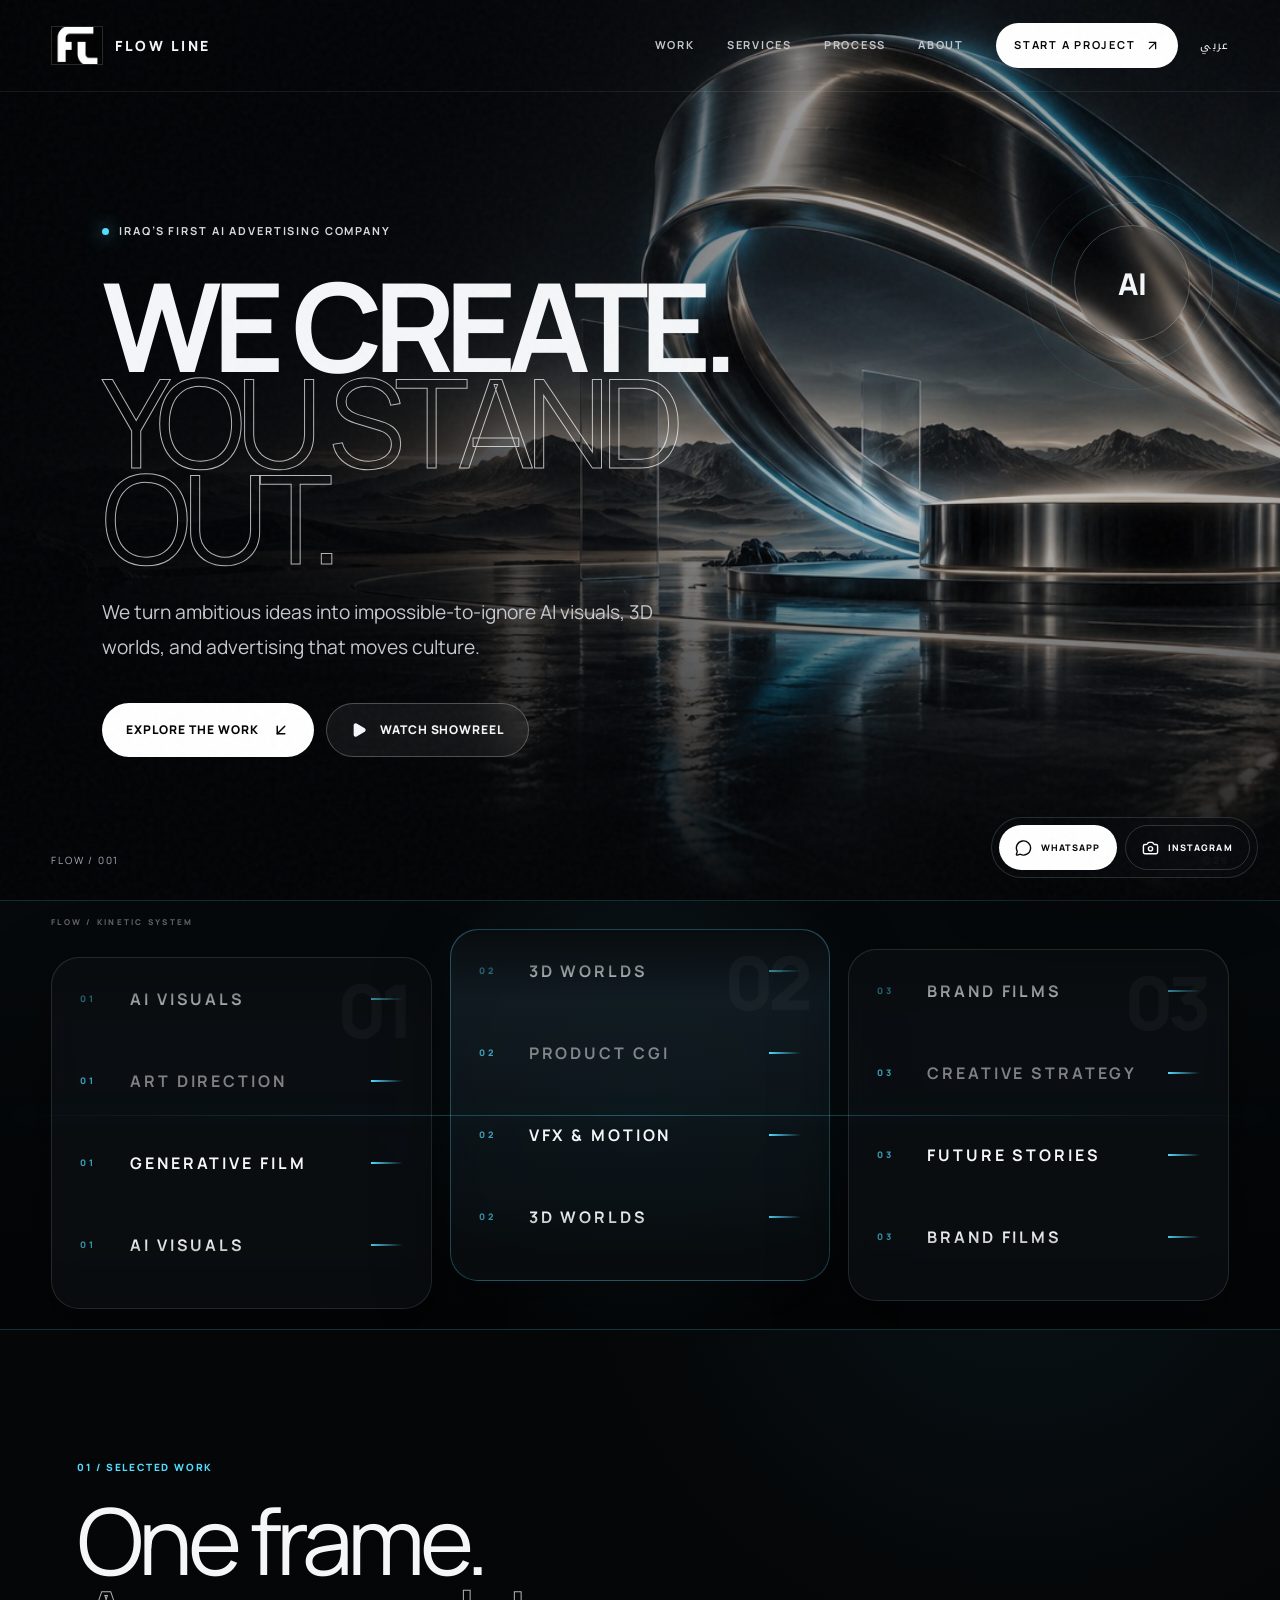
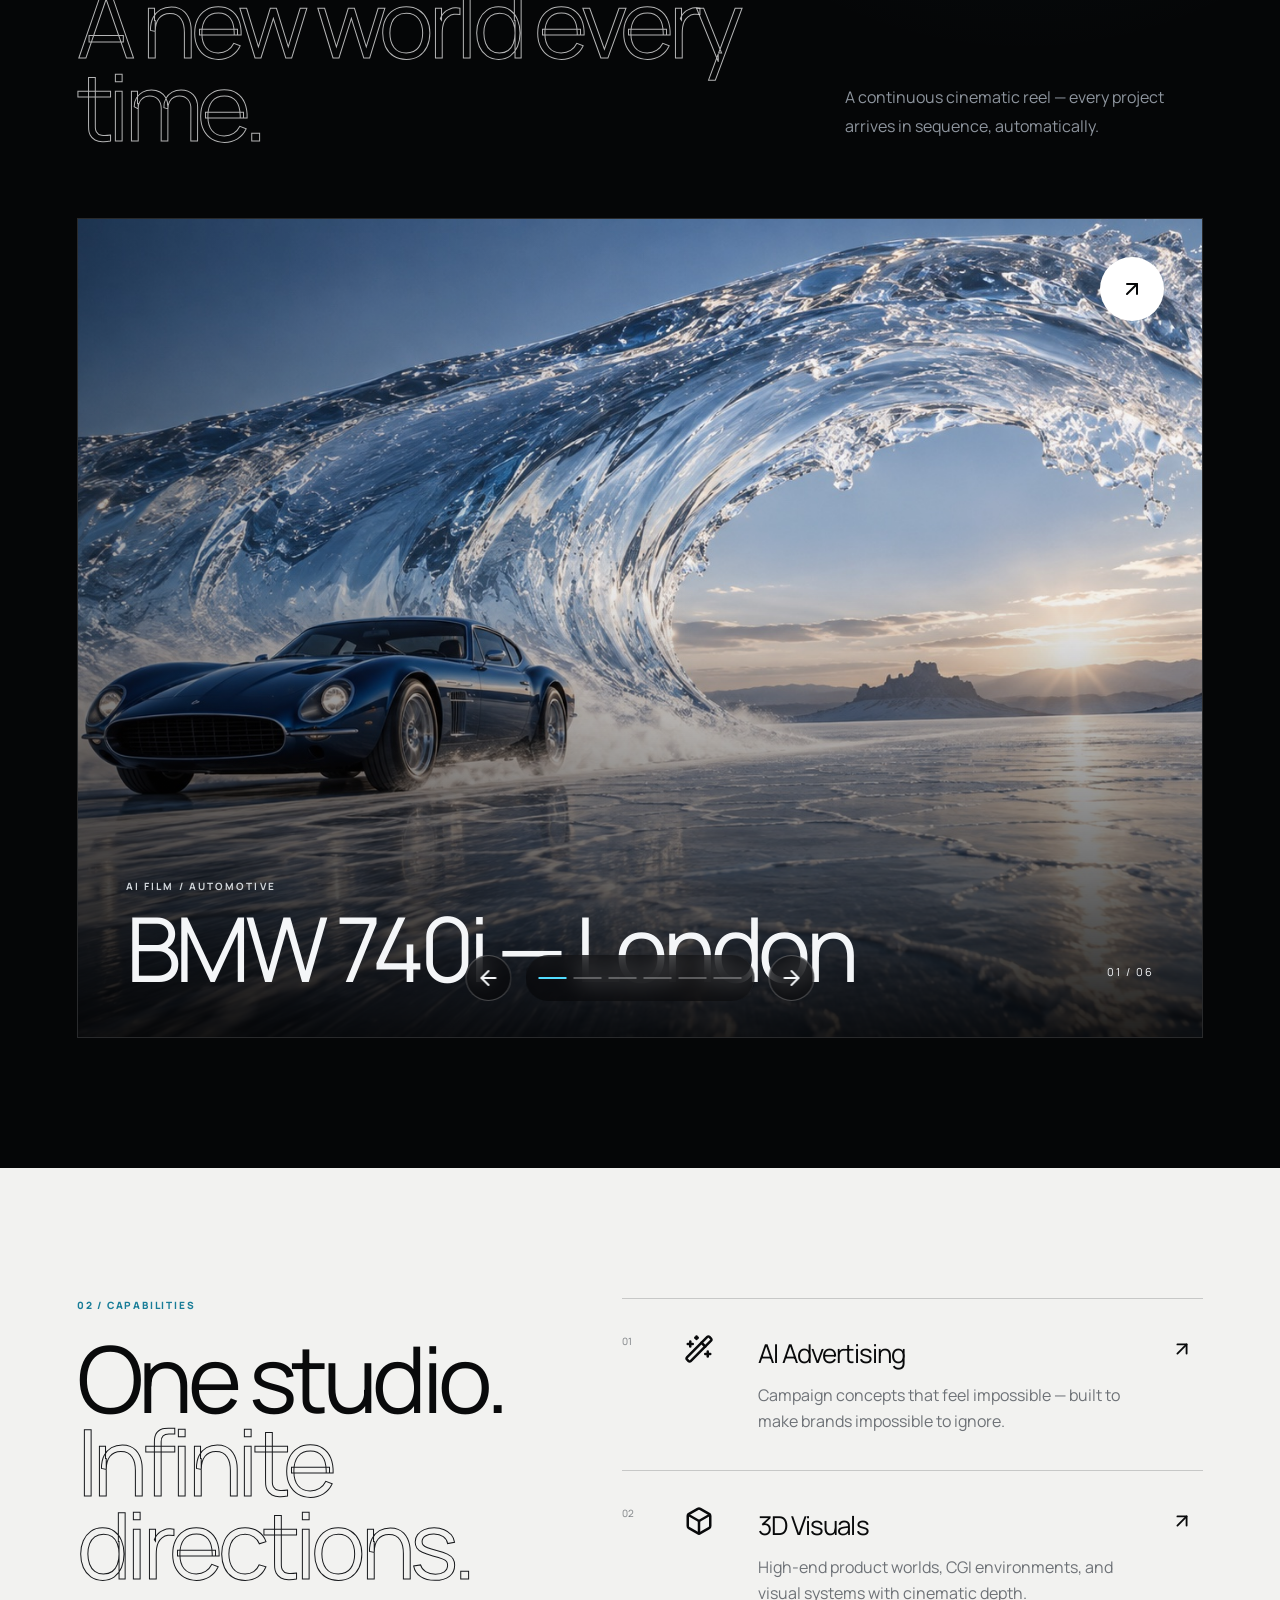
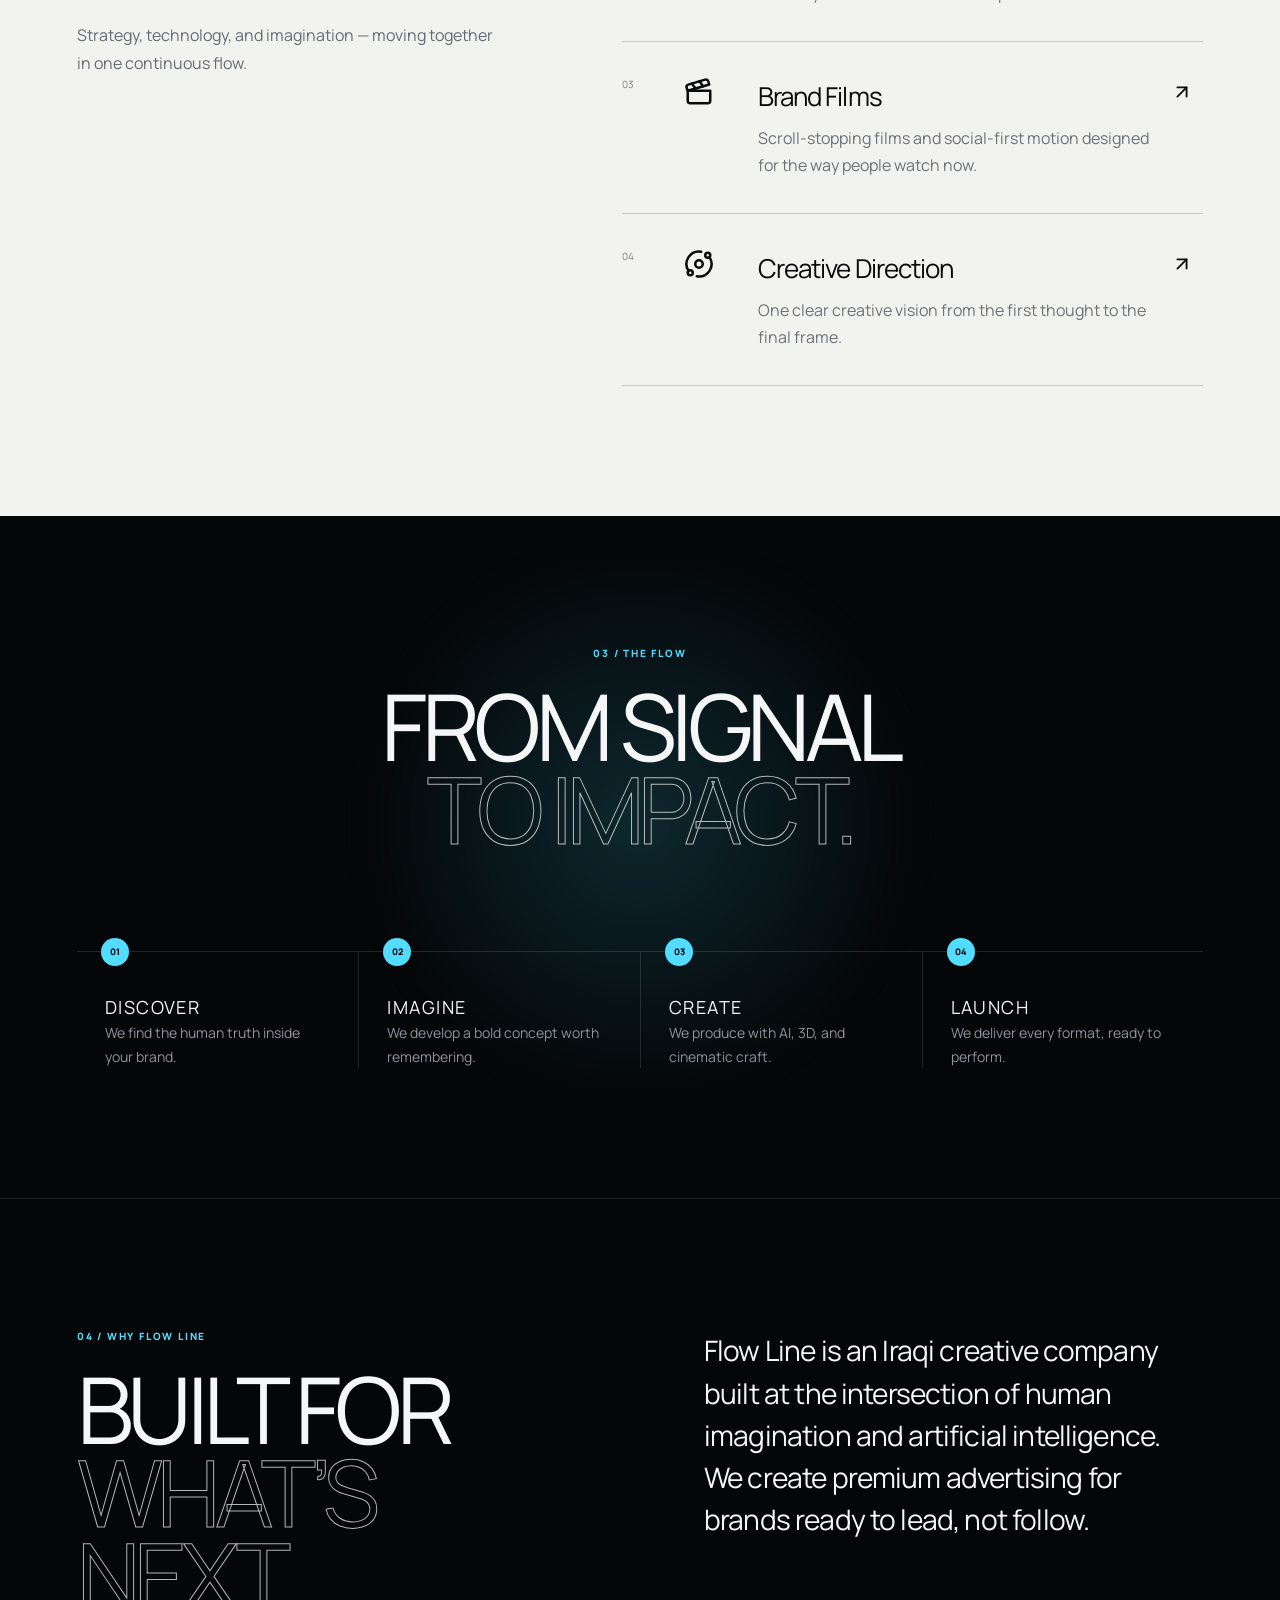
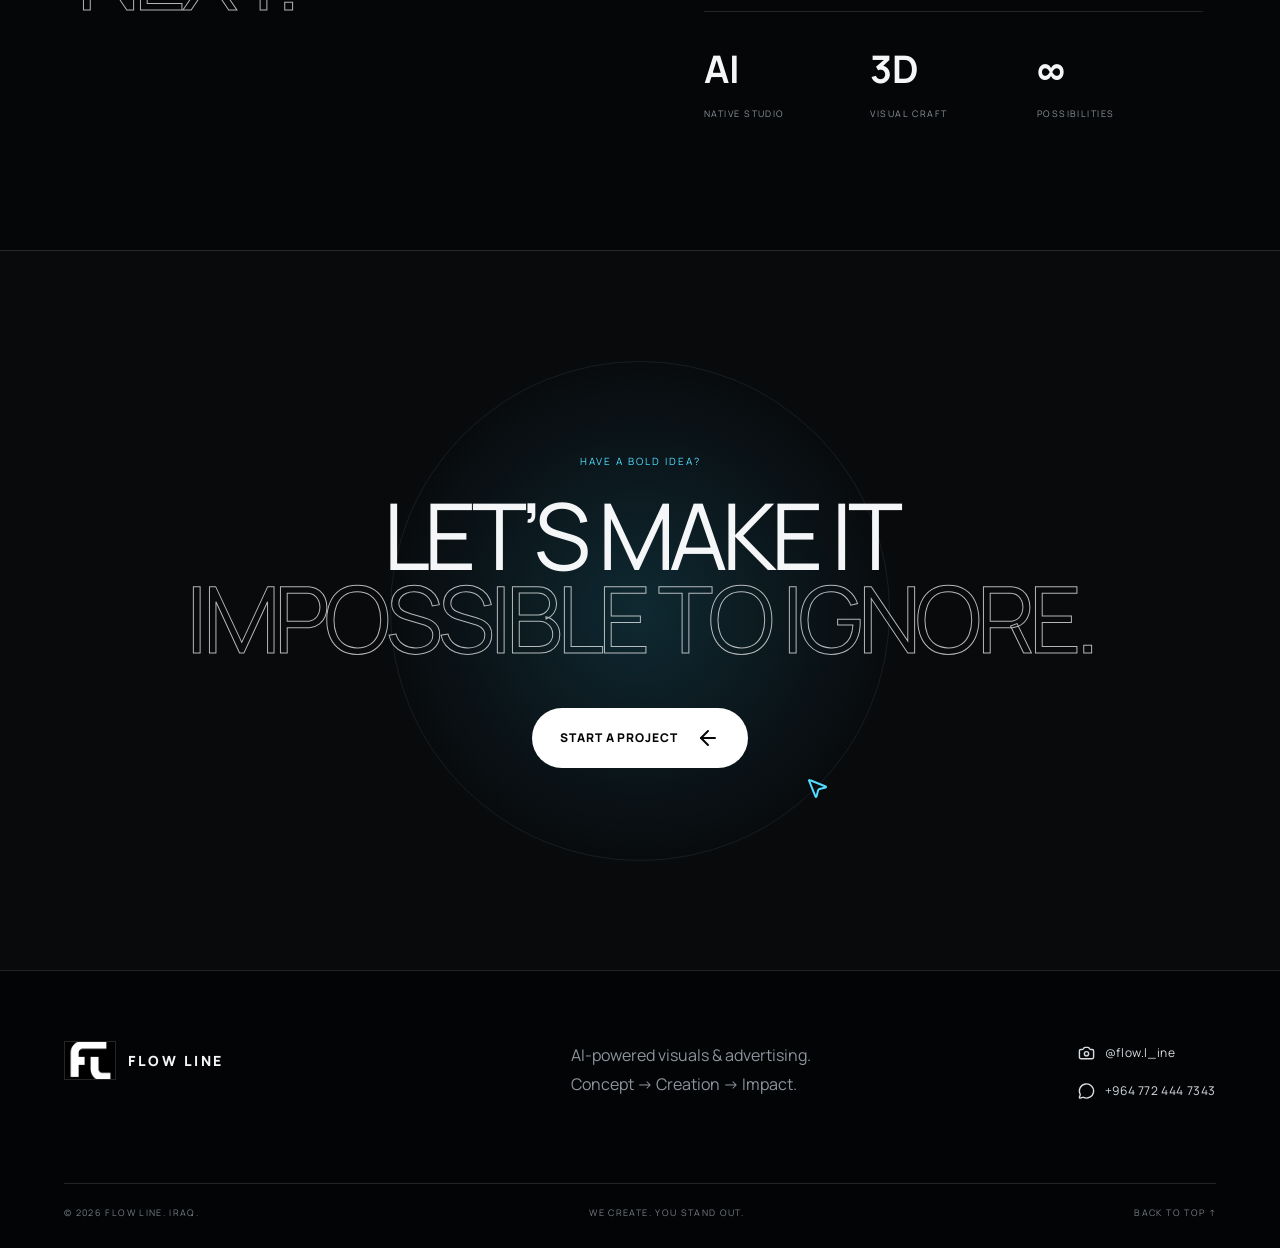
<file: index.html>
<!doctype html>
<html lang="en" dir="ltr">
  <head>
    <meta charset="UTF-8" />
    <meta name="viewport" content="width=device-width, initial-scale=1.0" />
    <meta name="description" content="Iraq’s first AI advertising company. AI visuals, 3D campaigns and brand films." />
    <link rel="preload" as="image" href="/flowline-hero.jpg" fetchpriority="high" />
    <link rel="icon" href="/favicon.svg" />
    <meta name="theme-color" content="#050607" />
    <title>Flow Line | AI Advertising &amp; 3D Visuals</title>
    <style>
      html,body{margin:0;background:#050607;color:#fff;font-family:Arial,sans-serif}.instant-hero{position:relative;min-height:100vh;overflow:hidden;background:#050607}.instant-hero img{position:absolute;width:100%;height:100%;object-fit:cover}.instant-hero::after{content:"";position:absolute;inset:0;background:linear-gradient(90deg,rgba(2,3,5,.96),rgba(2,3,5,.18) 70%)}.instant-copy{position:relative;z-index:1;padding:30vh 8vw;font-size:8vw;font-weight:800;line-height:.85;letter-spacing:-.06em}.instant-copy small{display:block;max-width:520px;margin-top:35px;font-size:18px;font-weight:400;line-height:1.7;color:#bbb}@media(max-width:640px){.instant-copy{padding:50vh 20px 40px;font-size:16vw}.instant-hero::after{background:linear-gradient(180deg,transparent,#050607 85%)}.instant-copy small{font-size:14px}}
    </style>
    <script type="module" crossorigin src="/assets/index-BYPVVfgG.js"></script>
    <link rel="stylesheet" crossorigin href="/assets/index-DYqbyDoJ.css">
  </head>
  <body><div id="root"><div class="instant-hero"><img src="/flowline-hero.jpg" alt="Flow Line AI advertising"><div class="instant-copy">WE CREATE.<br>YOU STAND OUT.<small>Iraq’s first AI advertising company.</small></div></div></div></body>
</html>
</file>
<file: assets/index-DYqbyDoJ.css>
@import "https://fonts.googleapis.com/css2?family=Manrope:wght@400;500;600;700;800&family=Noto+Kufi+Arabic:wght@400;500;600;700;800&display=swap";@layer theme{:root,:host{--font-sans:ui-sans-serif, system-ui, sans-serif, "Apple Color Emoji", "Segoe UI Emoji", "Segoe UI Symbol", "Noto Color Emoji";--font-mono:ui-monospace, SFMono-Regular, Menlo, Monaco, Consolas, "Liberation Mono", "Courier New", monospace;--default-transition-duration:.15s;--default-transition-timing-function:cubic-bezier(.4, 0, .2, 1);--default-font-family:var(--font-sans);--default-mono-font-family:var(--font-mono)}}@layer base{*,:after,:before,::backdrop{box-sizing:border-box;border:0 solid;margin:0;padding:0}::file-selector-button{box-sizing:border-box;border:0 solid;margin:0;padding:0}html,:host{-webkit-text-size-adjust:100%;tab-size:4;line-height:1.5;font-family:var(--default-font-family,ui-sans-serif, system-ui, sans-serif, "Apple Color Emoji", "Segoe UI Emoji", "Segoe UI Symbol", "Noto Color Emoji");font-feature-settings:var(--default-font-feature-settings,normal);font-variation-settings:var(--default-font-variation-settings,normal);-webkit-tap-highlight-color:transparent}hr{height:0;color:inherit;border-top-width:1px}abbr:where([title]){-webkit-text-decoration:underline dotted;text-decoration:underline dotted}h1,h2,h3,h4,h5,h6{font-size:inherit;font-weight:inherit}a{color:inherit;-webkit-text-decoration:inherit;-webkit-text-decoration:inherit;-webkit-text-decoration:inherit;-webkit-text-decoration:inherit;text-decoration:inherit}b,strong{font-weight:bolder}code,kbd,samp,pre{font-family:var(--default-mono-font-family,ui-monospace, SFMono-Regular, Menlo, Monaco, Consolas, "Liberation Mono", "Courier New", monospace);font-feature-settings:var(--default-mono-font-feature-settings,normal);font-variation-settings:var(--default-mono-font-variation-settings,normal);font-size:1em}small{font-size:80%}sub,sup{vertical-align:baseline;font-size:75%;line-height:0;position:relative}sub{bottom:-.25em}sup{top:-.5em}table{text-indent:0;border-color:inherit;border-collapse:collapse}:-moz-focusring{outline:auto}progress{vertical-align:baseline}summary{display:list-item}ol,ul,menu{list-style:none}img,svg,video,canvas,audio,iframe,embed,object{vertical-align:middle;display:block}img,video{max-width:100%;height:auto}button,input,select,optgroup,textarea{font:inherit;font-feature-settings:inherit;font-variation-settings:inherit;letter-spacing:inherit;color:inherit;opacity:1;background-color:#0000;border-radius:0}::file-selector-button{font:inherit;font-feature-settings:inherit;font-variation-settings:inherit;letter-spacing:inherit;color:inherit;opacity:1;background-color:#0000;border-radius:0}:where(select:is([multiple],[size])) optgroup{font-weight:bolder}:where(select:is([multiple],[size])) optgroup option{padding-inline-start:20px}::file-selector-button{margin-inline-end:4px}::placeholder{opacity:1}@supports (not ((-webkit-appearance:-apple-pay-button))) or (contain-intrinsic-size:1px){::placeholder{color:currentColor}@supports (color:color-mix(in lab, red, red)){::placeholder{color:color-mix(in oklab, currentcolor 50%, transparent)}}}textarea{resize:vertical}::-webkit-search-decoration{-webkit-appearance:none}::-webkit-date-and-time-value{min-height:1lh;text-align:inherit}::-webkit-datetime-edit{display:inline-flex}::-webkit-datetime-edit-fields-wrapper{padding:0}::-webkit-datetime-edit{padding-block:0}::-webkit-datetime-edit-year-field{padding-block:0}::-webkit-datetime-edit-month-field{padding-block:0}::-webkit-datetime-edit-day-field{padding-block:0}::-webkit-datetime-edit-hour-field{padding-block:0}::-webkit-datetime-edit-minute-field{padding-block:0}::-webkit-datetime-edit-second-field{padding-block:0}::-webkit-datetime-edit-millisecond-field{padding-block:0}::-webkit-datetime-edit-meridiem-field{padding-block:0}::-webkit-calendar-picker-indicator{line-height:1}:-moz-ui-invalid{box-shadow:none}button,input:where([type=button],[type=reset],[type=submit]){appearance:button}::file-selector-button{appearance:button}::-webkit-inner-spin-button{height:auto}::-webkit-outer-spin-button{height:auto}[hidden]:where(:not([hidden=until-found])){display:none!important}}@layer components;@layer utilities{.transition{transition-property:color,background-color,border-color,outline-color,text-decoration-color,fill,stroke,--tw-gradient-from,--tw-gradient-via,--tw-gradient-to,opacity,box-shadow,transform,translate,scale,rotate,filter,-webkit-backdrop-filter,backdrop-filter,display,content-visibility,overlay,pointer-events;transition-timing-function:var(--tw-ease,var(--default-transition-timing-function));transition-duration:var(--tw-duration,var(--default-transition-duration))}}:root{--bg:#050607;--ink:#f4f6f8;--muted:#8d949d;--line:#ffffff1f;--cyan:#52dcff;--ease:cubic-bezier(.22,1,.36,1)}*{box-sizing:border-box}html{scroll-behavior:smooth;background:var(--bg)}body{background:var(--bg);color:var(--ink);-webkit-font-smoothing:antialiased;margin:0;font-family:Manrope,Noto Kufi Arabic,sans-serif}a{color:inherit;text-decoration:none}button{font:inherit;color:inherit}img,video{display:block}.site-shell{background:radial-gradient(circle at 80% 20%,#2aa9d414,transparent 28rem),var(--bg);overflow:hidden}.grain{z-index:99;pointer-events:none;opacity:.045;background-image:url("data:image/svg+xml,%3Csvg viewBox='0 0 180 180' xmlns='http://www.w3.org/2000/svg'%3E%3Cfilter id='n'%3E%3CfeTurbulence type='fractalNoise' baseFrequency='.9' numOctaves='3' stitchTiles='stitch'/%3E%3C/filter%3E%3Crect width='100%25' height='100%25' filter='url(%23n)' opacity='.7'/%3E%3C/svg%3E");position:fixed;inset:0}.scroll-line{z-index:100;transform-origin:0;background:var(--cyan);width:100%;height:2px;position:fixed;top:0;left:0}.nav-shell{z-index:50;border-bottom:1px solid #ffffff14;align-items:center;width:100%;height:92px;padding:0 4vw;display:flex;position:absolute;top:0;left:0}.brand,.footer-brand{letter-spacing:.18em;align-items:center;gap:12px;font-size:14px;font-weight:800;display:flex}.logo-mark{color:#050607;letter-spacing:-.16em;background:#fff;border-radius:50%;width:39px;height:39px;font-weight:900;display:block;position:relative}.logo-mark span{font-size:19px;position:absolute;top:8px;left:8px}.logo-mark i{font-size:15px;font-style:normal;position:absolute;bottom:5px;right:7px}.nav-links{letter-spacing:.16em;align-items:center;gap:32px;margin-left:auto;font-size:11px;font-weight:700;display:flex}.nav-links>a:not(.nav-cta){color:#c3c7cc;transition:all .3s}.nav-links>a:not(.nav-cta):hover{color:#fff}.nav-cta{color:#050607;background:#fff;border-radius:999px;align-items:center;gap:10px;padding:14px 18px;display:flex}.nav-actions{align-items:center;gap:10px;margin-left:22px;display:flex}.lang,.menu{cursor:pointer;background:0 0;border:0}.lang{letter-spacing:.1em;font-size:11px}.menu{display:none}.hero{isolation:isolate;align-items:center;min-height:100svh;display:flex;position:relative}.hero>img{z-index:-3;object-fit:cover;width:100%;height:100%;position:absolute;inset:0}.hero-shade{z-index:-2;background:linear-gradient(90deg,#020305f5,#020305c7 33%,#0203052e 68%,#02030552),linear-gradient(#02030540,#0000 56%,#050607);position:absolute;inset:0}.hero-copy{width:min(790px,90vw);margin-left:8vw;padding-top:80px}.eyebrow{letter-spacing:.17em;color:#d7dade;align-items:center;gap:10px;font-size:11px;font-weight:700;display:flex}.eyebrow i{background:var(--cyan);width:7px;height:7px;box-shadow:0 0 18px var(--cyan);border-radius:50%}h1{letter-spacing:-.075em;margin:38px 0 30px;font-size:clamp(4rem,9.6vw,10rem);font-weight:700;line-height:.78}h1 em,.section h2 em,.cta h2 em{color:#0000;-webkit-text-stroke:1px #ffffffb3;font-style:normal;font-weight:400}.hero-copy>p{color:#c5c9cf;max-width:600px;font-size:clamp(1rem,1.5vw,1.25rem);line-height:1.8}.hero-buttons{gap:12px;margin-top:38px;display:flex}.button{letter-spacing:.08em;transition:.3s var(--ease);border-radius:999px;align-items:center;gap:13px;padding:17px 24px;font-size:12px;font-weight:800;display:inline-flex}.button:hover{transform:translateY(-3px)}.button.primary{color:#030405;background:#fff}.button.ghost{-webkit-backdrop-filter:blur(12px);backdrop-filter:blur(12px);background:#ffffff0f;border:1px solid #ffffff40}.hero-index{letter-spacing:.18em;color:#a8afb7;justify-content:space-between;font-size:10px;display:flex;position:absolute;bottom:32px;left:4vw;right:4vw}.orbital{-webkit-backdrop-filter:blur(6px);backdrop-filter:blur(6px);border:1px solid #ffffff38;border-radius:50%;place-items:center;width:116px;height:116px;display:grid;position:absolute;top:25%;right:7vw}.orbital:before,.orbital:after{content:"";border:1px solid #52dcff33;border-radius:50%;position:absolute;inset:-24px}.orbital:after{opacity:.45;inset:-50px}.orbital span{font-size:30px;font-weight:800}.ticker{border-block:1px solid var(--line);background:#080a0c;padding:18px 0;overflow:hidden}.ticker>div{width:max-content;animation:24s linear infinite ticker;display:flex}.ticker span{letter-spacing:.22em;white-space:nowrap;align-items:center;gap:24px;padding-right:24px;font-size:13px;font-weight:700;display:flex}.ticker svg{width:14px;color:var(--cyan)}@keyframes ticker{to{transform:translate(-50%)}}.section{padding:130px 6vw}.section-head{grid-template-columns:1.3fr .7fr;align-items:end;gap:8vw;margin-bottom:70px;display:grid}.section-no{letter-spacing:.18em;color:var(--cyan);margin-bottom:24px;font-size:10px;font-weight:800;display:block}.section h2,.cta h2{letter-spacing:-.06em;margin:0;font-size:clamp(3rem,7.2vw,7.4rem);line-height:.9}.section-head>p,.services-intro>p{max-width:460px;color:var(--muted);margin:0 0 7px;font-size:16px;line-height:1.8}.project-grid{grid-template-columns:repeat(2,1fr);grid-auto-rows:380px;gap:16px;display:grid}.project{background:#111;border-radius:3px;position:relative;overflow:hidden}.project-tall{grid-row:span 2}.project-wide{grid-column:2}.project img,.project video{object-fit:cover;width:100%;height:100%;transition:transform 1.2s var(--ease),filter .5s}.project:hover img,.project:hover video{filter:saturate(1.15);transform:scale(1.055)}.project-overlay{background:linear-gradient(#0000 48%,#000c);flex-direction:column;justify-content:flex-end;padding:28px;display:flex;position:absolute;inset:0}.project-overlay>span{letter-spacing:.18em;color:#c7ccd1;font-size:9px}.project-overlay h3{letter-spacing:-.04em;margin:8px 0 0;font-size:clamp(1.8rem,3vw,3.6rem)}.project-overlay i{color:#050607;opacity:0;width:48px;height:48px;transition:.35s var(--ease);background:#ffffffe6;border-radius:50%;place-items:center;display:grid;position:absolute;top:24px;right:24px;transform:scale(.8)}.project:hover .project-overlay i{opacity:1;transform:scale(1)}.services{color:#090a0b;background:#f2f2f0;grid-template-columns:.85fr 1.15fr;gap:9vw;display:grid}.services .section-no{color:#197d98}.services-intro{align-self:start;position:sticky;top:120px}.services-intro h2 em{color:#0000;-webkit-text-stroke:1px #17191c}.services-intro>p{color:#676b70;margin-top:35px}.service-list{border-top:1px solid #c7c8c7}.service-list article{transition:padding .35s var(--ease);border-bottom:1px solid #c7c8c7;grid-template-columns:42px 54px 1fr 32px;align-items:start;gap:20px;padding:35px 0;display:grid}.service-list article:hover{padding-left:14px}.service-list article>span{color:#7a7e81;font-size:10px}.service-list article>svg{width:30px;height:30px}.service-list h3{letter-spacing:-.035em;margin:0 0 9px;font-size:26px}.service-list p{color:#6e7277;max-width:520px;margin:0;line-height:1.65}.service-arrow{width:22px!important}.process{text-align:center;position:relative;overflow:hidden}.process-glow{filter:blur(15px);background:radial-gradient(circle,#33c0e52e,#0000 63%);border-radius:50%;width:650px;height:650px;position:absolute;top:45%;left:50%;transform:translate(-50%,-50%)}.process h2{position:relative}.steps{border-top:1px solid var(--line);grid-template-columns:repeat(4,1fr);margin-top:100px;display:grid;position:relative}.step{border-left:1px solid var(--line);text-align:left;padding:42px 28px 0;position:relative}.step:first-child{border-left:0}.step>span{background:var(--cyan);color:#030405;border-radius:50%;place-items:center;width:28px;height:28px;font-size:9px;font-weight:800;display:grid;position:absolute;top:-14px;left:24px}.step h3{letter-spacing:.08em;font-size:18px}.step p{color:var(--muted);font-size:14px;line-height:1.7}.about{border-top:1px solid var(--line);grid-template-columns:1fr 1fr;gap:10vw;display:grid}.about-body>p{letter-spacing:-.03em;margin:0;font-size:clamp(1.35rem,2.2vw,2.25rem);line-height:1.5}.stats{border-top:1px solid var(--line);grid-template-columns:repeat(3,1fr);margin-top:70px;padding-top:28px;display:grid}.stats div{flex-direction:column;gap:10px;display:flex}.stats b{font-size:38px}.stats span{letter-spacing:.16em;color:var(--muted);font-size:9px}.cta{text-align:center;border-top:1px solid var(--line);background:radial-gradient(circle,#2484a240,#0000 35%),#080a0c;flex-direction:column;justify-content:center;align-items:center;min-height:80vh;padding:100px 5vw;display:flex;position:relative}.cta>span{letter-spacing:.2em;color:var(--cyan);font-size:10px}.cta h2{margin:25px 0 48px}.cta>a{color:#050607;letter-spacing:.08em;background:#fff;border-radius:999px;align-items:center;gap:18px;padding:18px 28px;font-size:12px;font-weight:800;transition:all .3s;display:inline-flex}.cta>a:hover{transform:scale(1.05)}.cta-orbit{border:1px solid #ffffff12;border-radius:50%;place-items:end;width:500px;height:500px;padding:60px;animation:15s linear infinite spin;display:grid;position:absolute}.cta-orbit svg{color:var(--cyan)}@keyframes spin{to{transform:rotate(360deg)}}footer{border-top:1px solid var(--line);background:#030405;padding:70px 5vw 28px}.footer-top{grid-template-columns:1fr 1fr auto;align-items:start;gap:50px;display:grid}.footer-top p{white-space:pre-line;color:var(--muted);margin:0;line-height:1.8}.footer-top>a:last-child{align-items:center;gap:10px;font-size:13px;display:flex}.footer-bottom{border-top:1px solid var(--line);letter-spacing:.15em;color:#777d84;justify-content:space-between;gap:20px;margin-top:80px;padding-top:22px;font-size:9px;display:flex}html[dir=rtl] .hero-copy{margin-left:0;margin-right:8vw}html[dir=rtl] .nav-links{margin-left:0;margin-right:auto}html[dir=rtl] .nav-actions{margin-left:0;margin-right:22px}html[dir=rtl] .service-list article:hover{padding-left:0;padding-right:14px}html[dir=rtl] .step{text-align:right;border-left:0;border-right:1px solid var(--line)}html[dir=rtl] .step:first-child{border-right:0}html[dir=rtl] .step>span{left:auto;right:24px}html[dir=rtl] .project-overlay i{left:24px;right:auto}@media (width<=800px){.nav-shell{height:74px;padding:0 20px}.nav-links{z-index:-1;opacity:0;pointer-events:none;background:#030405f7;flex-direction:column;justify-content:center;gap:28px;font-size:18px;transition:all .35s;display:flex;position:fixed;inset:0}.nav-links.open{opacity:1;pointer-events:auto}.nav-cta{margin-top:15px}.menu{display:block}.lang{z-index:2;position:relative}.hero{align-items:flex-end;min-height:830px}.hero>img{object-position:67% center}.hero-shade{background:linear-gradient(#0203051a,#02030540 38%,#020305f5 74%,#050607)}.hero-copy{padding:0 20px 120px;width:auto!important;margin:0!important}.eyebrow{font-size:9px;line-height:1.6}.hero h1{margin:25px 0;font-size:16vw;line-height:.86}.hero-copy>p{font-size:14px;line-height:1.65}.hero-buttons{flex-direction:column;align-items:flex-start}.orbital{width:72px;height:72px;top:23%;right:28px}.orbital:before{inset:-15px}.orbital:after{inset:-30px}.orbital span{font-size:20px}.hero-index{bottom:25px}.section{padding:90px 20px}.section-head{grid-template-columns:1fr;gap:28px;margin-bottom:45px}.section h2,.cta h2{font-size:15vw}.project-grid{scroll-snap-type:x mandatory;gap:12px;margin-inline:-20px;padding:0 20px 15px;display:flex;overflow-x:auto}.project{scroll-snap-align:center;min-width:83vw;height:510px}.project-wide{grid-column:auto}.project-tall{grid-row:auto}.services{grid-template-columns:1fr;gap:50px}.services-intro{position:static}.service-list article{grid-template-columns:32px 38px 1fr;padding:28px 0}.service-list .service-arrow{display:none}.service-list h3{font-size:22px}.service-list p{font-size:13px}.steps{border-top:0;grid-template-columns:1fr;margin-top:65px}.step{border-top:1px solid var(--line);padding:36px 18px 24px 28px;border-left:1px solid var(--line)!important;border-right:0!important}.step:first-child{border-left:1px solid var(--line)!important}.step>span{top:28px;left:-14px!important;right:auto!important}.about{grid-template-columns:1fr;gap:55px}.stats{gap:12px}.stats b{font-size:28px}.cta{min-height:650px}.cta-orbit{width:330px;height:330px;padding:35px}.footer-top{grid-template-columns:1fr;gap:35px}.footer-bottom{flex-direction:column;margin-top:55px}.brand>span{display:none}}@media (prefers-reduced-motion:reduce){*{scroll-behavior:auto!important;animation-duration:.01ms!important;animation-iteration-count:1!important}}.logo-mark{color:#0000;background:#000;border:1px solid #ffffff26;border-radius:0;width:52px;height:39px;display:block;position:relative;overflow:hidden}.logo-mark img{object-fit:cover;width:100%;height:100%;transform:scale(3.2)}.vertical-tickers{border-block:1px solid var(--line);background:var(--line);grid-template-columns:repeat(3,1fr);gap:1px;height:340px;display:grid;overflow:hidden}.vertical-rail{background:#080a0c;position:relative;overflow:hidden}.vertical-rail:after{content:"";pointer-events:none;background:linear-gradient(#080a0c,#0000 22% 78%,#080a0c);position:absolute;inset:0}.vertical-rail>div{flex-direction:column;animation:24s linear infinite vertical-flow;display:flex}.vertical-rail.rail-2>div{animation-duration:30s;animation-direction:reverse}.vertical-rail.rail-3>div{animation-duration:20s}.vertical-rail span{letter-spacing:.21em;white-space:nowrap;border-bottom:1px solid #ffffff13;flex:none;align-items:center;gap:22px;height:74px;padding:0 3.5vw;font-size:clamp(.7rem,1.15vw,1rem);font-weight:700;display:flex}.vertical-rail span b{color:var(--cyan);font-size:9px}.vertical-rail span i{background:var(--cyan);width:6px;height:6px;box-shadow:0 0 16px var(--cyan);border-radius:50%;margin-left:auto}@keyframes vertical-flow{to{transform:translateY(-50%)}}.project-stage{border:1px solid var(--line);background:#0b0d0f;height:min(72vw,820px);min-height:560px;position:relative;overflow:hidden}.project-feature{display:block;position:absolute;inset:0;overflow:hidden}.project-feature>img,.project-feature>video{object-fit:cover;width:100%;height:100%}.feature-shade{background:linear-gradient(#00000008 45%,#000000e0),linear-gradient(90deg,#00000059,#0000 55%);position:absolute;inset:0}.feature-meta{position:absolute;bottom:48px;left:48px;right:48px}.feature-meta>span{letter-spacing:.21em;color:#d3d8dc;font-size:10px;font-weight:700}.feature-meta h3{letter-spacing:-.06em;margin:12px 0 0;font-size:clamp(2.8rem,7vw,7rem);line-height:.9}.feature-meta p{letter-spacing:.18em;margin:0;font-size:11px;position:absolute;bottom:8px;right:0}.feature-open{color:#050607;width:64px;height:64px;transition:.35s var(--ease);background:#fff;border-radius:50%;place-items:center;display:grid;position:absolute;top:38px;right:38px}.project-feature:hover .feature-open{transform:rotate(45deg)scale(1.06)}.stage-controls{z-index:4;align-items:center;gap:14px;display:flex;position:absolute;bottom:36px;left:50%;transform:translate(-50%)}.stage-controls>button{-webkit-backdrop-filter:blur(12px);backdrop-filter:blur(12px);cursor:pointer;background:#0506079e;border:1px solid #ffffff40;border-radius:50%;place-items:center;width:46px;height:46px;display:grid}.stage-dots{-webkit-backdrop-filter:blur(12px);backdrop-filter:blur(12px);background:#0506079e;border-radius:999px;align-items:center;gap:7px;padding:9px 13px;display:flex}.stage-dots button{cursor:pointer;background:0 0;border:0;width:28px;height:28px;padding:0}.stage-dots span{transform-origin:0;background:#ffffff47;width:100%;height:2px;display:block}.stage-dots button.active span{background:var(--cyan);animation:6.5s linear project-progress}@keyframes project-progress{0%{transform:scaleX(0)}to{transform:scaleX(1)}}html[dir=rtl] .feature-meta p{left:0;right:auto}html[dir=rtl] .feature-open{left:38px;right:auto}html[dir=rtl] .vertical-rail span i{margin-left:0;margin-right:auto}@media (width<=800px){.logo-mark{width:45px;height:34px}.vertical-tickers{height:220px}.vertical-rail span{letter-spacing:.11em;gap:8px;height:54px;padding:0 13px;font-size:8px}.vertical-rail span b{display:none}.vertical-rail span i{width:4px;height:4px}.project-stage{border-inline:0;height:76svh;min-height:570px;margin-inline:-20px}.feature-meta{bottom:96px;left:22px;right:22px}.feature-meta h3{font-size:13vw}.feature-meta p{margin-top:12px;position:static}.feature-open{width:50px;height:50px;top:18px;right:18px}.stage-controls{bottom:24px}html[dir=rtl] .feature-open{left:18px;right:auto}}@media (prefers-reduced-motion:reduce){.vertical-rail>div,.stage-dots button.active span{animation:none!important}}.vertical-tickers{isolation:isolate;background:radial-gradient(circle at 50% 46%,#52dcff1c,#0000 38%),linear-gradient(#06090b,#030506);border-block:1px solid #52dcff2e;gap:18px;height:430px;padding:38px 4vw;position:relative}.vertical-tickers:before{content:"FLOW / KINETIC SYSTEM";z-index:3;letter-spacing:.28em;color:#ffffff5c;font-size:8px;font-weight:800;position:absolute;top:15px;left:4vw}.vertical-tickers:after{content:"";background:linear-gradient(90deg,transparent,var(--cyan),transparent);opacity:.35;height:1px;box-shadow:0 0 30px var(--cyan);position:absolute;inset:50% 0 auto}.vertical-rail{-webkit-backdrop-filter:blur(16px);backdrop-filter:blur(16px);background:#0c1115c2;border:1px solid #ffffff1c;border-radius:28px;transform:translateY(18px);box-shadow:0 25px 75px #00000073,inset 0 1px #ffffff0d}.vertical-rail.rail-2{background:linear-gradient(#142027e0,#080c0fd1);border-color:#52dcff47;transform:translateY(-10px)}.vertical-rail.rail-3{transform:translateY(10px)}.vertical-rail:before{content:"0";z-index:2;letter-spacing:-.08em;color:#ffffff09;font-size:74px;font-weight:800;line-height:1;position:absolute;top:15px;right:22px}.vertical-rail.rail-1:before{content:"01"}.vertical-rail.rail-2:before{content:"02"}.vertical-rail.rail-3:before{content:"03"}.vertical-rail:after{background:linear-gradient(#080c0f 0,#0000 20% 80%,#080c0f 100%);border-radius:28px}.vertical-rail span{letter-spacing:.18em;border-bottom:0;height:82px;padding:0 28px;font-size:clamp(.75rem,1.25vw,1.05rem)}.vertical-rail span b{color:#52dcffb3;width:28px}.vertical-rail span i{background:linear-gradient(90deg,var(--cyan),transparent);width:32px;height:2px;box-shadow:none;border-radius:0}.vertical-rail span:nth-child(3n+2){color:#ffffff7a}@media (width<=800px){.nav-shell{justify-content:flex-start}.brand{z-index:3;position:absolute;left:auto;right:18px}.nav-actions{flex-direction:row-reverse;display:flex;margin:0!important}.logo-mark{border-color:#ffffff47;width:58px;height:44px;box-shadow:0 12px 30px #00000059}.vertical-tickers{gap:8px;height:350px;padding:34px 12px 28px}.vertical-tickers:before{font-size:7px;top:13px;left:14px}.vertical-rail,.vertical-rail.rail-2,.vertical-rail.rail-3{border-radius:18px;transform:translateY(10px)}.vertical-rail.rail-2{transform:translateY(-4px)}.vertical-rail.rail-3{transform:translateY(7px)}.vertical-rail:before{font-size:42px;top:10px;right:10px}.vertical-rail:after{border-radius:18px}.vertical-rail span{letter-spacing:.1em;gap:5px;height:62px;padding:0 9px;font-size:7px}.vertical-rail span b{width:14px;font-size:6px;display:block}.vertical-rail span i{width:11px}.brand>.logo-mark{display:block}}.footer-contacts{flex-direction:column;align-items:flex-start;gap:14px;display:flex}.footer-contacts a{letter-spacing:.05em;color:#d8dde2;align-items:center;gap:10px;font-size:12px;transition:all .25s;display:flex}.footer-contacts a:hover{color:var(--cyan);transform:translate(4px)}.footer-contacts svg{width:17px}.contact-dock{z-index:80;-webkit-backdrop-filter:blur(18px);backdrop-filter:blur(18px);background:#06090bbf;border:1px solid #ffffff24;border-radius:999px;gap:8px;padding:7px;display:flex;position:fixed;bottom:22px;right:22px;box-shadow:0 18px 60px #0000006b}.contact-dock a{letter-spacing:.14em;height:45px;transition:.3s var(--ease);border-radius:999px;align-items:center;gap:9px;padding:0 16px;font-size:9px;font-weight:800;display:flex}.contact-dock svg{width:17px}.contact-whatsapp{color:#050607;background:#fff}.contact-instagram{color:#fff;border:1px solid #ffffff29}.contact-dock a:hover{transform:translateY(-3px)}@media (width<=800px){.footer-contacts{gap:18px}.contact-dock{padding:6px;bottom:14px;right:14px}.contact-dock a{justify-content:center;width:44px;height:44px;padding:0}.contact-dock a span{display:none}}
</file>
